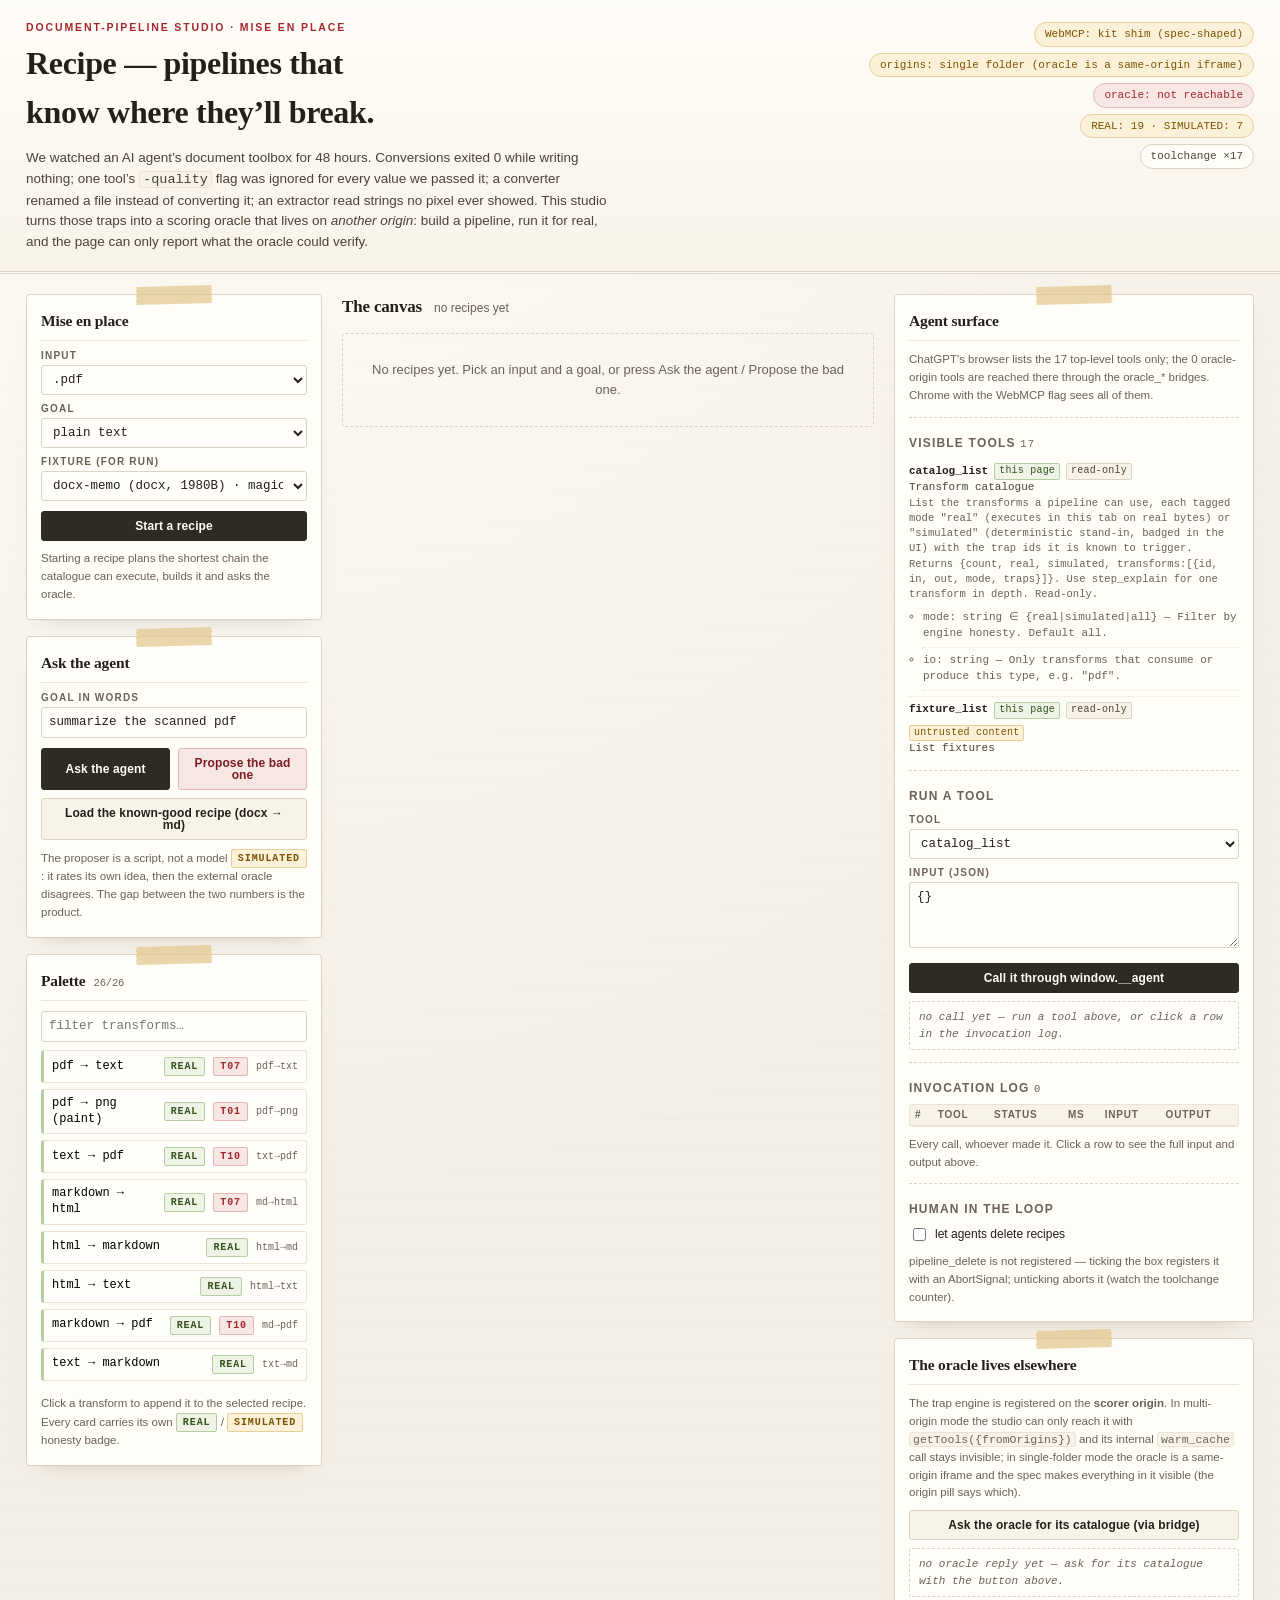
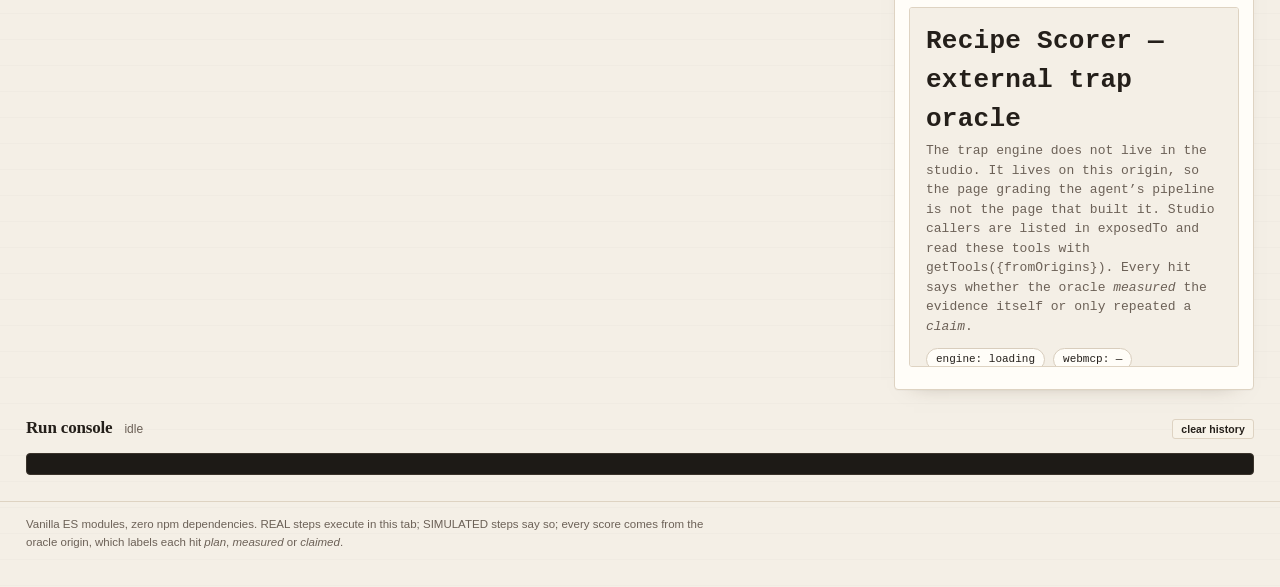
<file: index.html>
<!doctype html>
<html lang="en">
<head>
<script src="kit/mc.js"></script>
<meta charset="utf-8">
<meta name="viewport" content="width=device-width, initial-scale=1">
<link rel="icon" href="data:,">
<title>Recipe — pipelines that know where they'll break</title>
<link rel="stylesheet" href="./src/styles.css">
</head>
<body>
<header class="masthead">
  <div class="mast-inner">
    <div class="mast-left">
      <p class="kicker">document-pipeline studio · mise en place</p>
      <h1>Recipe — pipelines that know where they&rsquo;ll break.</h1>
      <p class="audit-note">
        We watched an AI agent&rsquo;s document toolbox for 48 hours. Conversions exited&nbsp;0 while writing nothing;
        one tool&rsquo;s <code>-quality</code> flag was ignored for every value we passed it; a converter renamed a file
        instead of converting it; an extractor read strings no pixel ever showed. This studio turns those traps into
        a scoring oracle that lives on <em>another origin</em>: build a pipeline, run it for real, and the page can only
        report what the oracle could verify.
      </p>
    </div>
    <div class="mast-right" id="status-pills" data-test="status-pills" role="status" aria-live="polite">
      <span class="pill" id="pill-engine" title="window.MC.native — native WebMCP needs Chrome 149+ with chrome://flags/#enable-webmcp-testing">WebMCP: checking</span>
      <span class="pill" id="pill-origin">origins: checking</span>
      <span class="pill" id="pill-oracle">oracle: offline</span>
      <span class="pill warn" id="pill-real">REAL: – · SIMULATED: –</span>
      <span class="pill" id="pill-toolchange">toolchange ×0</span>
    </div>
  </div>
</header>

<main class="board">
  <!-- ---------------- left rail: mise en place ---------------- -->
  <aside class="rail" aria-label="Mise en place">
    <section class="card">
      <h2>Mise en place</h2>
      <label class="field" for="input-type"><span>Input</span></label>
      <select id="input-type" data-test="input-type"></select>
      <label class="field" for="goal-type"><span>Goal</span></label>
      <select id="goal-type" data-test="goal-type"></select>
      <label class="field" for="fixture-id"><span>Fixture (for Run)</span></label>
      <select id="fixture-id" data-test="fixture-id"></select>
      <div class="btn-row">
        <button class="btn primary" id="btn-build" data-test="btn-build" type="button">Start a recipe</button>
      </div>
      <p class="hint" id="plan-hint" role="status">Starting a recipe plans the shortest chain the catalogue can execute, builds it and asks the oracle.</p>
    </section>

    <section class="card">
      <h2>Ask the agent</h2>
      <label class="field" for="agent-goal"><span>Goal in words</span></label>
      <input id="agent-goal" data-test="agent-goal" type="text" value="summarize the scanned pdf" spellcheck="false">
      <div class="btn-row">
        <button class="btn primary" id="btn-ask" data-test="btn-ask" type="button">Ask the agent</button>
        <button class="btn danger" id="btn-bad" data-test="btn-bad" type="button">Propose the bad one</button>
      </div>
      <button class="btn wide" id="btn-good" data-test="btn-good" type="button">Load the known-good recipe (docx → md)</button>
      <p class="hint">The proposer is a script, not a model <span class="badge sim">SIMULATED</span>: it rates its own idea,
        then the external oracle disagrees. The gap between the two numbers is the product.</p>
    </section>

    <section class="card" id="palette-card">
      <h2>Palette <span class="count" id="palette-count"></span></h2>
      <label class="sr-only" for="palette-filter">Filter transforms</label>
      <input class="filter" id="palette-filter" type="search" placeholder="filter transforms…" data-test="palette-filter">
      <div id="palette" class="palette scrolls" data-test="palette"></div>
      <p class="hint">Click a transform to append it to the selected recipe. Every card carries its own
        <span class="badge real">REAL</span> / <span class="badge sim">SIMULATED</span> honesty badge.</p>
    </section>
  </aside>

  <!-- ---------------- center: canvas of pipeline index cards ---------------- -->
  <section class="canvas-wrap" aria-label="Recipes">
    <div class="canvas-head">
      <h2>The canvas</h2>
      <span class="muted" id="canvas-note" role="status">no recipes yet</span>
    </div>
    <div id="canvas" class="canvas" data-test="canvas" aria-live="polite"></div>
  </section>

  <!-- ---------------- right rail: agent surface + oracle ---------------- -->
  <aside class="rail" aria-label="Agent surface">
    <section class="card">
      <h2>Agent surface</h2>
      <p class="hint" id="surface-note">Tools exactly as an agent sees them, from <code>getTools({fromOrigins})</code>.</p>
      <div class="sub">
        <h3>Visible tools <span class="count" id="tool-count"></span></h3>
        <ul id="agent-tools" class="tool-list scrolls" data-test="agent-tools"></ul>
      </div>
      <div class="sub">
        <h3>Run a tool</h3>
        <label class="field" for="call-tool"><span>Tool</span></label>
        <select id="call-tool" data-test="call-tool"></select>
        <label class="field" for="call-input"><span>Input (JSON)</span></label>
        <textarea id="call-input" rows="3" spellcheck="false" data-test="call-input">{}</textarea>
        <button class="btn primary wide" id="btn-call" data-test="btn-call" type="button">Call it through window.__agent</button>
        <pre id="call-out" class="call-out idle" data-test="call-out" role="status" aria-live="polite">no call yet — run a tool above, or click a row in the invocation log.</pre>
      </div>
      <div class="sub">
        <h3>Invocation log <span class="count" id="invocation-count"></span></h3>
        <div class="table-wrap">
          <table class="invocations" data-test="invocations">
            <thead><tr><th scope="col">#</th><th scope="col">tool</th><th scope="col">status</th><th scope="col">ms</th><th scope="col">input</th><th scope="col">output</th></tr></thead>
            <tbody id="invocations" role="log" aria-live="polite"></tbody>
          </table>
        </div>
        <p class="hint">Every call, whoever made it. Click a row to see the full input and output above.</p>
      </div>
      <div class="sub">
        <h3>Human in the loop</h3>
        <label class="check" for="chk-delete">
          <input type="checkbox" id="chk-delete" data-test="chk-delete"> let agents delete recipes
        </label>
        <p class="hint" id="delete-note" role="status">pipeline_delete is not registered — ticking the box registers it with an AbortSignal; unticking aborts it (watch the toolchange counter).</p>
      </div>
    </section>

    <section class="card oracle-card">
      <h2>The oracle lives elsewhere</h2>
      <p class="hint">The trap engine is registered on the <strong>scorer origin</strong>. In multi-origin mode the studio can only reach
        it with <code>getTools({fromOrigins})</code> and its internal <code>warm_cache</code> call stays invisible; in single-folder
        mode the oracle is a same-origin iframe and the spec makes everything in it visible (the origin pill says which).</p>
      <button class="btn wide" id="btn-oracle-inspect" data-test="btn-oracle-inspect" type="button">Ask the oracle for its catalogue (via bridge)</button>
      <pre id="oracle-out" class="call-out idle" data-test="oracle-out" role="status" aria-live="polite">no oracle reply yet — ask for its catalogue with the button above.</pre>
      <iframe id="scorer-frame" name="scorer" title="Recipe scorer origin" allow="tools" data-test="scorer-frame" width="300" height="360"></iframe>
    </section>
  </aside>
</main>

<!-- ---------------- run console ---------------- -->
<section class="console-wrap" aria-label="Run console">
  <div class="canvas-head">
    <h2>Run console</h2>
    <span class="muted" id="run-note" role="status">idle</span>
    <button class="btn tiny" id="btn-clear-history" data-test="btn-clear-history" type="button">clear history</button>
  </div>
  <div id="console" class="console" data-test="console"><div class="lines" id="console-lines" role="log" aria-live="polite"></div></div>
</section>

<footer class="colophon">
  <span>Vanilla ES modules, zero npm dependencies. REAL steps execute in this tab; SIMULATED steps say so; every score
    comes from the oracle origin, which labels each hit <em>plan</em>, <em>measured</em> or <em>claimed</em>.</span>
</footer>

<script type="module" src="./src/main.js"></script>
</body>
</html>
</file>
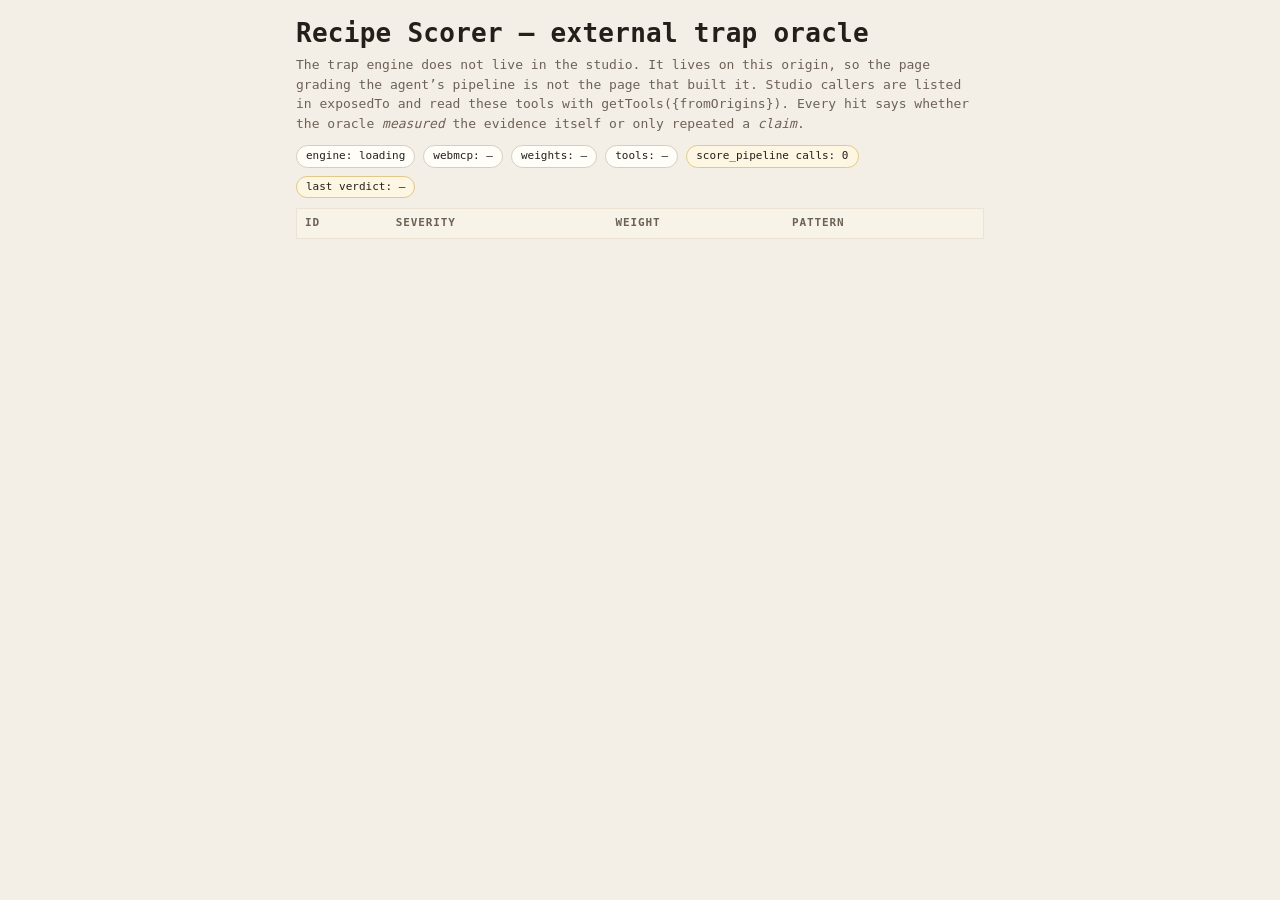
<file: scorer/index.html>
<!doctype html>
<html lang="en">
<head>
<script src="kit/mc.js"></script>
<meta charset="utf-8">
<meta name="viewport" content="width=device-width, initial-scale=1">
<link rel="icon" href="data:,">
<title>Recipe Scorer — external oracle</title>
<style>
  :root {
    color-scheme: light;
    --paper: #f4efe6; --paper-2: #fffdf8; --paper-3: #f8f3e9; --ink: #241f1a; --muted: #6c6157;
    --line: #d8cdbd; --line-2: #ece3d5; --rust: #a4262c; --amber: #9a6700; --olive: #57606a;
    --mono: ui-monospace, 'SFMono-Regular', Menlo, monospace;
  }
  * { box-sizing: border-box; }
  body { margin: 0; font: 13px/1.5 var(--mono); background: var(--paper); color: var(--ink); }
  .sheet { max-width: 720px; margin: 0 auto; padding: 14px 16px 24px; }
  h1 { font: 600 15px/1.3 inherit; margin: 0 0 2px; letter-spacing: .01em; }
  .sub { color: var(--muted); margin: 0 0 12px; }
  .bar { display: flex; gap: 8px; align-items: center; flex-wrap: wrap; margin-bottom: 10px; }
  .pill { border: 1px solid var(--line); background: var(--paper-2); border-radius: 999px; padding: 2px 9px; font-size: 11px; }
  .live { border-color: #e0c98a; background: #fdf6e3; }
  table { width: 100%; border-collapse: collapse; background: var(--paper-2); border: 1px solid var(--line-2); }
  th, td { text-align: left; padding: 6px 8px; border-bottom: 1px solid var(--line-2); vertical-align: top; }
  th { font-size: 11px; text-transform: uppercase; letter-spacing: .08em; color: var(--muted); background: var(--paper-3); }
  .sev-high { color: var(--rust); font-weight: 700; }
  .sev-medium { color: var(--amber); font-weight: 700; }
  .sev-low { color: var(--olive); font-weight: 700; }
  code { font: inherit; }
  .foot { color: var(--muted); margin-top: 10px; }
  :focus-visible { outline: 2px solid var(--rust); outline-offset: 2px; }
</style>
</head>
<body>
<div class="sheet">
  <h1>Recipe Scorer — external trap oracle</h1>
  <p class="sub">The trap engine does not live in the studio. It lives on this origin, so the page grading the
  agent&rsquo;s pipeline is not the page that built it. Studio callers are listed in <code>exposedTo</code> and read
  these tools with <code>getTools({fromOrigins})</code>. Every hit says whether the oracle <em>measured</em> the
  evidence itself or only repeated a <em>claim</em>.</p>
  <div class="bar" role="status" aria-live="polite">
    <span class="pill" id="mode">engine: loading</span>
    <span class="pill" id="binding">webmcp: —</span>
    <span class="pill" id="traps">weights: –</span>
    <span class="pill" id="ready">tools: –</span>
    <span class="pill live" id="calls">score_pipeline calls: 0</span>
    <span class="pill live" id="last">last verdict: —</span>
  </div>
  <table>
    <thead><tr><th scope="col">id</th><th scope="col">severity</th><th scope="col">weight</th><th scope="col">pattern</th></tr></thead>
    <tbody id="rows"></tbody>
  </table>
  <p class="foot" id="engine"></p>
</div>
<script type="module" src="./scorer.js"></script>
</body>
</html>
</file>
<file: src/styles.css>
/* Recipe — index cards, masking tape, a score you can read from across the room.
   Palette: warm paper + ink, rust for trap hits, olive for honest REAL badges.
   Order: tokens → resets → masthead → layout → controls → palette → canvas → agent surface → console → media. */

/* ---------------- tokens ---------------- */
:root {
  --paper: #f4efe6;
  --paper-2: #fffdf8;
  --paper-3: #f8f3e9;
  --paper-4: #fffefb;
  --ink: #241f1a;
  --ink-2: #4a423a;
  --ink-dark: #2f2a24;
  --ink-hover: #443c33;
  --muted: #6c6157;
  --line: #ded3c2;
  --line-2: #ece3d5;
  --rust: #a4262c;
  --rust-soft: #f6e7e4;
  --rust-line: #e3b8b4;
  --rust-text: #7a1d22;
  --olive: #35521f;
  --olive-soft: #eef3e6;
  --olive-line: #b3cfa2;
  --amber: #7c5200;
  --amber-soft: #fbf1d8;
  --amber-line: #e6cf98;
  --gold: #b79a5f;
  --gold-soft: #cbb98f;
  --tape: rgba(226, 200, 140, .72);
  --star-off: #c9b78d;
  --console-bg: #1d1a16;
  --console-fg: #e8e0d1;
  --console-line: #3a332b;
  --console-head: #f0d9a0;
  --console-ok: #b7d99a;
  --console-err: #ef9a95;
  --console-dim: #8d8577;
  --out-bg: #211d18;
  --out-fg: #eee6d6;
  --focus: #a4262c;
  --mono: ui-monospace, 'SFMono-Regular', Menlo, Consolas, monospace;
  --serif: 'Iowan Old Style', 'Palatino Linotype', Palatino, Georgia, serif;
  --sans: -apple-system, BlinkMacSystemFont, 'Segoe UI', 'Helvetica Neue', sans-serif;
  --gap: 8px;
}

/* ---------------- resets ---------------- */
* { box-sizing: border-box; }
html, body { margin: 0; padding: 0; }
body {
  background:
    radial-gradient(circle at 12% -10%, var(--paper-2) 0%, rgba(255, 250, 240, 0) 55%),
    repeating-linear-gradient(0deg, rgba(0, 0, 0, .014) 0 1px, rgba(0, 0, 0, 0) 1px 26px),
    var(--paper);
  color: var(--ink);
  font: 14px/1.55 var(--sans);
  -webkit-font-smoothing: antialiased;
}
h1, h2, h3 { font-family: var(--serif); font-weight: 600; letter-spacing: -.01em; }
code, pre, .mono { font-family: var(--mono); }
button { font: inherit; cursor: pointer; }
:focus-visible { outline: 2px solid var(--focus); outline-offset: 2px; }
.sr-only { position: absolute; width: 1px; height: 1px; overflow: hidden; clip: rect(0 0 0 0); white-space: nowrap; }

/* ---------------- masthead ---------------- */
.masthead { border-bottom: 3px double var(--line); background: linear-gradient(180deg, var(--paper-2), var(--paper-3)); overflow-x: clip; }
.mast-inner {
  max-width: 1680px; margin: 0 auto; padding: 22px 26px 18px;
  display: flex; gap: 26px; align-items: flex-start; justify-content: space-between; flex-wrap: wrap;
}
.kicker { margin: 0 0 6px; font: 600 10.5px/1 var(--sans); text-transform: uppercase; letter-spacing: .18em; color: var(--rust); }
.masthead h1 { margin: 0 0 10px; font-size: clamp(22px, 2.5vw, 34px); max-width: 22ch; }
.audit-note { max-width: 78ch; color: var(--ink-2); margin: 0; font-size: 13.5px; }
.audit-note code { background: var(--paper-3); border: 1px solid var(--line-2); padding: 0 3px; border-radius: 3px; }
.mast-right { display: flex; flex-direction: column; gap: 6px; align-items: flex-end; max-width: 100%; min-width: 0; }

.pill {
  font: 500 11px/1.5 var(--mono); border: 1px solid var(--line); background: var(--paper-2);
  border-radius: 999px; padding: 3px 10px; color: var(--ink-2); white-space: nowrap;
  max-width: 100%; overflow-wrap: anywhere;
}
.pill.ok { border-color: var(--olive-line); background: var(--olive-soft); color: var(--olive); }
.pill.warn { border-color: var(--amber-line); background: var(--amber-soft); color: var(--amber); }
.pill.bad { border-color: var(--rust-line); background: var(--rust-soft); color: var(--rust); }

/* ---------------- layout ---------------- */
.board {
  max-width: 1680px; margin: 0 auto; padding: 20px 26px 0;
  display: grid; grid-template-columns: 296px minmax(420px, 1fr) 360px; gap: 20px; align-items: start;
}
.rail { display: flex; flex-direction: column; gap: 16px; min-width: 0; }

.card {
  position: relative; background: var(--paper-2); border: 1px solid var(--line);
  border-radius: 4px; padding: 14px 14px 15px;
  box-shadow: 0 1px 0 rgba(0, 0, 0, .02), 0 10px 22px -20px rgba(60, 40, 20, .5);
}
.card::after {
  content: ''; position: absolute; top: -9px; left: 50%; transform: translateX(-50%) rotate(-1.6deg);
  width: 74px; height: 18px; background: var(--tape); border-left: 1px dashed rgba(255, 255, 255, .5);
  border-right: 1px dashed rgba(255, 255, 255, .5);
}
.card h2 {
  margin: 0 0 10px; font-size: 15.5px; display: flex; align-items: baseline; gap: var(--gap);
  border-bottom: 1px solid var(--line-2); padding-bottom: 7px;
}
.card h3 { margin: 14px 0 6px; font-size: 12px; text-transform: uppercase; letter-spacing: .1em; color: var(--muted); font-family: var(--sans); }
.count { font: 500 10.5px/1 var(--mono); color: var(--muted); }
.hint { color: var(--muted); font-size: 11.5px; margin: 9px 0 0; }
.hint code { background: var(--paper-3); padding: 0 3px; border-radius: 3px; border: 1px solid var(--line-2); }
.muted { color: var(--muted); font-size: 12px; }
.tight { margin: 6px 0 0; }
.tiny { font-size: 10.5px; margin: 7px 0 0; }
.sub { border-top: 1px dashed var(--line); margin-top: 12px; padding-top: 2px; }

/* ---------------- controls ---------------- */
.field { display: block; margin: 9px 0 4px; }
.field > span { display: block; font: 600 10px/1 var(--sans); text-transform: uppercase; letter-spacing: .12em; color: var(--muted); }
select, input[type='text'], input[type='search'], textarea {
  width: 100%; font: 12.5px/1.4 var(--mono); color: var(--ink);
  background: var(--paper-4); border: 1px solid var(--line); border-radius: 3px; padding: 6px 7px;
}
textarea { resize: vertical; }
.check { display: flex; gap: 6px; align-items: center; font-size: 12px; margin-top: 6px; }
.check input { width: auto; }

.btn {
  font: 600 12px/1 var(--sans); letter-spacing: .01em;
  background: var(--paper-3); color: var(--ink); border: 1px solid var(--line);
  border-radius: 3px; padding: 8px 11px;
}
.btn:hover { background: var(--line-2); }
.btn:active { transform: translateY(1px); }
.btn.primary { background: var(--ink-dark); color: var(--paper-2); border-color: var(--ink-dark); }
.btn.primary:hover { background: var(--ink-hover); }
.btn.danger { background: var(--rust-soft); border-color: var(--rust-line); color: var(--rust-text); }
.btn.wide { width: 100%; margin-top: 8px; }
.btn.tiny { font-size: 10.5px; padding: 4px 8px; }
.btn-row { display: flex; gap: var(--gap); margin-top: 10px; }
.btn-row .btn { flex: 1; }

.badge {
  display: inline-block; font: 700 10px/1.5 var(--mono); letter-spacing: .09em;
  border-radius: 2px; padding: 1px 6px; vertical-align: middle; border: 1px solid var(--line);
}
.badge.real { background: var(--olive-soft); color: var(--olive); border-color: var(--olive-line); }
.badge.sim { background: var(--amber-soft); color: var(--amber); border-color: var(--amber-line); }
.badge.trap { background: var(--rust-soft); color: var(--rust); border-color: var(--rust-line); }

/* ---------------- palette ---------------- */
.palette { max-height: 336px; overflow: auto; display: flex; flex-direction: column; gap: 6px; margin-top: 8px; }
.scrolls.more::after {
  content: 'scroll for more ↓'; display: block; position: sticky; bottom: -1px; z-index: 1;
  font: 600 10px/1.6 var(--mono); color: var(--muted); text-align: right;
  padding: 12px 2px 1px; background: linear-gradient(180deg, rgba(255, 253, 248, 0), var(--paper-2) 62%);
  pointer-events: none; flex: none;
}
.pal-item {
  display: flex; align-items: center; gap: var(--gap); width: 100%; text-align: left;
  background: var(--paper-4); border: 1px solid var(--line-2); border-left: 3px solid var(--line);
  border-radius: 3px; padding: 6px 8px;
}
.pal-item:hover { background: var(--paper-3); border-left-color: var(--gold); }
.pal-item.simulated { border-left-color: var(--amber-line); }
.pal-item.real { border-left-color: var(--olive-line); }
.pal-label { font: 12px/1.3 var(--mono); flex: 1; }
.pal-io { font: 10px/1.3 var(--mono); color: var(--muted); }

/* ---------------- canvas / index cards ---------------- */
.canvas-wrap { min-width: 0; }
.canvas-head { display: flex; align-items: baseline; gap: 12px; margin: 0 0 12px; }
.canvas-head h2 { margin: 0; font-size: 17px; }
.canvas-head .muted { flex: 1; }
.canvas { display: grid; grid-template-columns: repeat(auto-fill, minmax(420px, 1fr)); gap: 18px; align-items: start; min-height: 300px; }

.pcard {
  position: relative; width: auto; min-width: 0; max-width: 100%; background:
    repeating-linear-gradient(0deg, rgba(120, 100, 70, .07) 0 1px, rgba(0, 0, 0, 0) 1px 22px),
    var(--paper-2);
  border: 1px solid var(--line); border-radius: 3px; padding: 14px 14px 12px;
  box-shadow: 0 12px 24px -20px rgba(60, 40, 20, .65);
}
.pcard::before {
  content: ''; position: absolute; top: -10px; left: 26px; width: 88px; height: 20px;
  background: var(--tape); transform: rotate(-2.4deg);
}
.pcard.selected { outline: 2px solid var(--gold); outline-offset: 2px; }
.pcard-head { display: flex; justify-content: space-between; align-items: flex-start; gap: var(--gap); }
.pcard-title { font-family: var(--serif); font-size: 16px; font-weight: 600; margin: 0; }
.pcard-id { font: 10px/1.4 var(--mono); color: var(--muted); }
.pcard-io { font: 11px/1.5 var(--mono); color: var(--ink-2); margin: 4px 0 8px; }
.pcard-io b { color: var(--ink); }
.pcard-io.rationale { font-style: italic; }

.stars { display: flex; align-items: center; gap: 6px; }
.stars .glyphs { font-size: 15px; letter-spacing: 1px; color: var(--star-off); }
.stars .glyphs .on, .stars .glyphs .half { color: var(--ink-dark); }
.stars.dirty .glyphs { color: var(--rust); }
.stars.dirty .glyphs .on, .stars.dirty .glyphs .half { color: var(--rust); }
.stars .num { font: 700 15px/1 var(--mono); }
.stars.dirty .num { color: var(--rust); }
.stars .lbl { font: 10px/1.4 var(--mono); color: var(--muted); text-transform: uppercase; letter-spacing: .08em; }

.steps { list-style: none; margin: 10px 0 0; padding: 0; display: flex; flex-direction: column; gap: var(--gap); }
.step { position: relative; border: 1px solid var(--line-2); border-radius: 3px; padding: 7px 8px; background: var(--paper-4); }
.step + .step::before { content: '↓'; position: absolute; top: -14px; left: 14px; font-size: 11px; color: var(--gold); }
.step-row { display: flex; align-items: center; gap: 6px; }
.step-label { font: 11.5px/1.35 var(--mono); flex: 1; }
.step-io { font: 10px/1.4 var(--mono); color: var(--muted); margin-top: 2px; }
.step-io.run.ok { color: var(--olive); }
.step-io.run.err { color: var(--rust); font-weight: 600; }
.step-trap { margin-top: 5px; font-size: 11px; line-height: 1.45; color: var(--rust-text); background: var(--rust-soft); border-left: 2px solid var(--rust); padding: 4px 6px; border-radius: 2px; }
.step-trap b { font: 700 10px/1.4 var(--mono); }
.pcard-actions { display: flex; gap: 6px; margin-top: 11px; flex-wrap: wrap; }
.pcard-score { margin-top: 9px; border-top: 1px dashed var(--line); padding-top: 8px; font-size: 11.5px; color: var(--ink-2); }
.pcard-score ul { margin: 6px 0 0; padding-left: 16px; }
.pcard-score li { margin-bottom: 3px; }
.pcard-score li code { color: var(--rust); font-weight: 700; }
.basis { font: 700 10px/1.5 var(--mono); letter-spacing: .07em; border-radius: 2px; padding: 0 5px; border: 1px solid var(--line); text-transform: uppercase; }
.basis.plan { background: var(--paper-3); color: var(--ink-2); }
.basis.measured { background: var(--olive-soft); color: var(--olive); border-color: var(--olive-line); }
.basis.claimed { background: var(--amber-soft); color: var(--amber); border-color: var(--amber-line); }
.evidence { font-size: 10.5px; margin: 6px 0 0; color: var(--rust-text); }
.pcard-gap { margin-top: 8px; font: 11.5px/1.5 var(--mono); }
.pcard-gap .gapnum { color: var(--rust); font-weight: 700; }
.empty-canvas { color: var(--muted); font-size: 13px; border: 1px dashed var(--line); border-radius: 4px; padding: 26px 20px; width: 100%; grid-column: 1 / -1; text-align: center; }

/* ---------------- agent surface ---------------- */
.tool-list { list-style: none; margin: 0; padding: 0; max-height: 300px; overflow: auto; }
.tool-list li { font: 11px/1.45 var(--mono); padding: 5px 0; border-bottom: 1px dotted var(--line-2); }
.tool-head { display: flex; gap: 6px; align-items: center; flex-wrap: wrap; }
.tool-name { font-weight: 700; }
.tool-title { color: var(--ink-2); }
.tool-desc { color: var(--muted); font-size: 10.5px; white-space: normal; }
.tool-params { margin: 3px 0 0; padding-left: 14px; color: var(--muted); font-size: 10px; }
.x { color: var(--amber); font-size: 10px; letter-spacing: .02em; border: 1px solid var(--amber-line); background: var(--amber-soft); border-radius: 2px; padding: 0 4px; height: fit-content; }
.x.local { color: var(--olive); border-color: var(--olive-line); background: var(--olive-soft); }
.x.ro { color: var(--ink-2); border-color: var(--line); background: var(--paper-3); }
.call-out {
  font: 11px/1.5 var(--mono); background: var(--out-bg); color: var(--out-fg); border-radius: 3px;
  padding: 8px 9px; margin: 8px 0 0; max-height: 220px; overflow: auto; white-space: pre-wrap; word-break: break-word;
}
.call-out.idle {
  background: var(--paper-4); color: var(--muted); border: 1px dashed var(--line);
  font-style: italic; padding: 7px 9px;
}
.table-wrap { overflow-x: auto; max-height: 220px; overflow-y: auto; border: 1px solid var(--line-2); border-radius: 3px; }
.invocations { border-collapse: collapse; width: 100%; font-size: 10.5px; }
.invocations th, .invocations td { text-align: left; padding: 3px 5px; border-bottom: 1px solid var(--line-2); vertical-align: top; white-space: nowrap; }
.invocations th { font: 600 10px/1.4 var(--sans); text-transform: uppercase; letter-spacing: .08em; color: var(--muted); background: var(--paper-3); position: sticky; top: 0; }
.invocations tr.err td { color: var(--rust-text); }
.invocations tr { cursor: pointer; }
.invocations tr:hover td { background: var(--paper-3); }
.clip { max-width: 180px; overflow: hidden; text-overflow: ellipsis; }
#scorer-frame { width: 100%; height: 360px; border: 1px solid var(--line); border-radius: 3px; margin-top: 10px; background: var(--paper-2); }

/* ---------------- run console ---------------- */
.console-wrap { max-width: 1680px; margin: 22px auto 0; padding: 0 26px; }
.console { background: var(--console-bg); color: var(--console-fg); border-radius: 4px; border: 1px solid var(--console-line); padding: 10px 12px; max-height: 330px; overflow: auto; }
.console .lines { display: flex; flex-direction: column; gap: 2px; }
.line { font: 11.5px/1.6 var(--mono); white-space: pre-wrap; word-break: break-word; }
.line.head { color: var(--console-head); }
.line.ok { color: var(--console-ok); }
.line.err { color: var(--console-err); }
.line.dim { color: var(--console-dim); }
.artifact { display: inline-flex; align-items: center; gap: 6px; }
.artifact img { height: 46px; width: auto; border: 1px solid var(--console-line); border-radius: 2px; background: var(--paper-2); }
.artifact a { color: var(--console-head); }

.colophon { max-width: 1680px; margin: 26px auto 0; padding: 14px 26px 34px; border-top: 1px solid var(--line); color: var(--muted); font-size: 11.5px; }
.colophon span { display: block; max-width: 110ch; }

/* ---------------- media ---------------- */
@media (max-width: 1180px) { .board { grid-template-columns: 1fr; } }
@media (max-width: 760px) {
  .mast-inner { padding: 18px 16px 14px; gap: 14px; }
  .mast-right { flex-direction: row; flex-wrap: wrap; align-items: flex-start; justify-content: flex-start; }
  .pill { white-space: normal; }
  .board { padding: 16px 16px 0; }
  .console-wrap, .colophon { padding-left: 16px; padding-right: 16px; }
  .canvas { grid-template-columns: 1fr; }
}
@media (prefers-reduced-motion: reduce) {
  *, *::before, *::after { animation-duration: .01ms !important; animation-iteration-count: 1 !important; transition-duration: .01ms !important; scroll-behavior: auto !important; }
  .btn:active { transform: none; }
}
</file>
